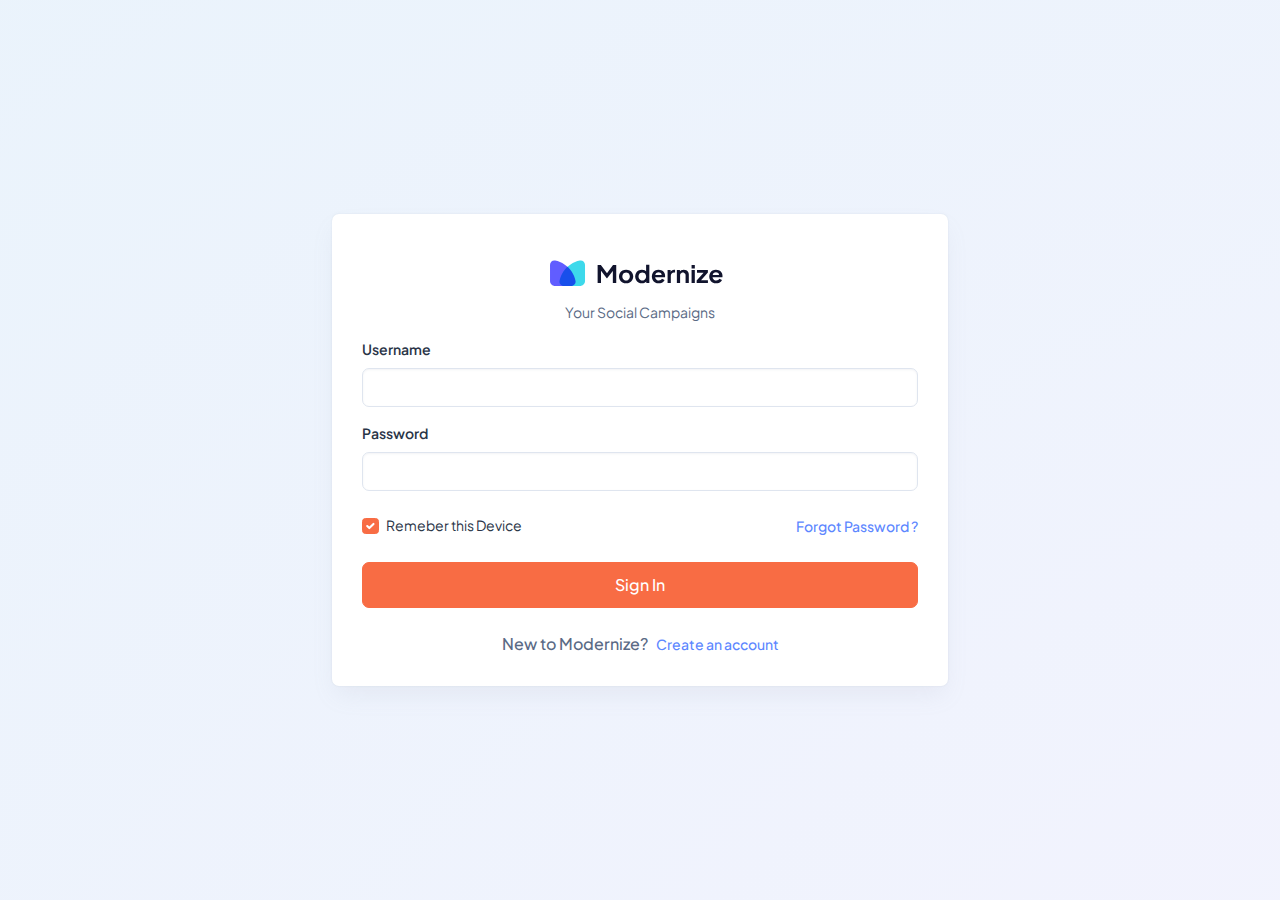
<file: authentication-login.html>
<!doctype html>
<html lang="en">

<head>
  <meta charset="utf-8">
  <meta name="viewport" content="width=device-width, initial-scale=1">
  <title>Modernize Free</title>
  <link rel="shortcut icon" type="image/png" href="../assets/images/logos/favicon.png" />
  <link rel="stylesheet" href="../assets/css/styles.min.css" />
</head>

<body>
  <!--  Body Wrapper -->
  <div class="page-wrapper" id="main-wrapper" data-layout="vertical" data-navbarbg="skin6" data-sidebartype="full"
    data-sidebar-position="fixed" data-header-position="fixed">
    <div
      class="position-relative overflow-hidden radial-gradient min-vh-100 d-flex align-items-center justify-content-center">
      <div class="d-flex align-items-center justify-content-center w-100">
        <div class="row justify-content-center w-100">
          <div class="col-md-8 col-lg-6 col-xxl-3">
            <div class="card mb-0">
              <div class="card-body">
                <a href="./index.html" class="text-nowrap logo-img text-center d-block py-3 w-100">
                  <img src="../assets/images/logos/dark-logo.svg" width="180" alt="">
                </a>
                <p class="text-center">Your Social Campaigns</p>
                <form>
                  <div class="mb-3">
                    <label for="exampleInputEmail1" class="form-label">Username</label>
                    <input type="email" class="form-control" id="exampleInputEmail1" aria-describedby="emailHelp">
                  </div>
                  <div class="mb-4">
                    <label for="exampleInputPassword1" class="form-label">Password</label>
                    <input type="password" class="form-control" id="exampleInputPassword1">
                  </div>
                  <div class="d-flex align-items-center justify-content-between mb-4">
                    <div class="form-check">
                      <input class="form-check-input primary" type="checkbox" value="" id="flexCheckChecked" checked>
                      <label class="form-check-label text-dark" for="flexCheckChecked">
                        Remeber this Device
                      </label>
                    </div>
                    <a class="text-primary fw-bold" href="./index.html">Forgot Password ?</a>
                  </div>
                  <a href="./index.html" class="btn btn-primary w-100 py-8 fs-4 mb-4 rounded-2">Sign In</a>
                  <div class="d-flex align-items-center justify-content-center">
                    <p class="fs-4 mb-0 fw-bold">New to Modernize?</p>
                    <a class="text-primary fw-bold ms-2" href="./authentication-register.html">Create an account</a>
                  </div>
                </form>
              </div>
            </div>
          </div>
        </div>
      </div>
    </div>
  </div>
  <script src="../assets/libs/jquery/dist/jquery.min.js"></script>
  <script src="../assets/libs/bootstrap/dist/js/bootstrap.bundle.min.js"></script>
</body>

</html>
</file>
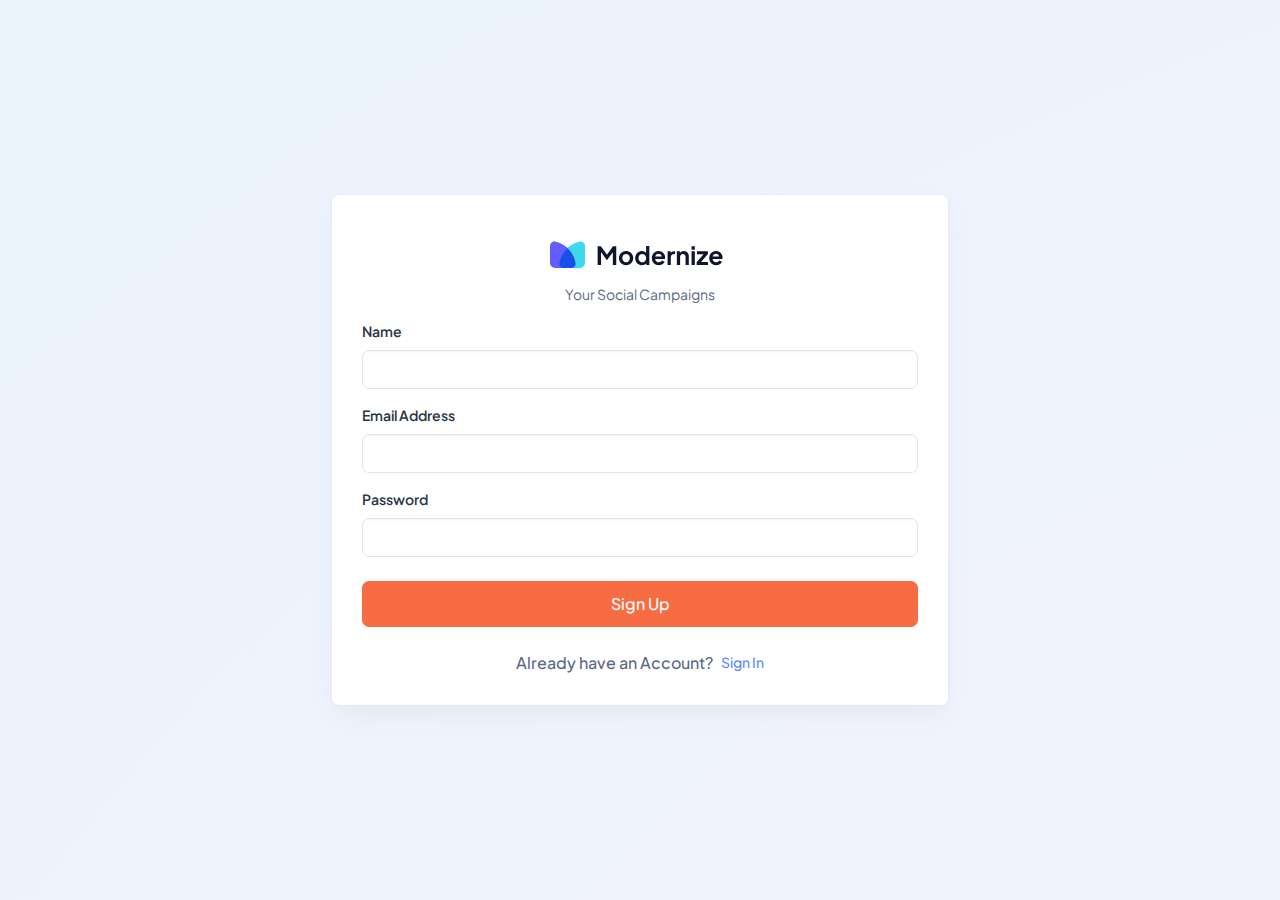
<file: authentication-register.html>
<!doctype html>
<html lang="en">

<head>
  <meta charset="utf-8">
  <meta name="viewport" content="width=device-width, initial-scale=1">
  <title>Modernize Free</title>
  <link rel="shortcut icon" type="image/png" href="../assets/images/logos/favicon.png" />
  <link rel="stylesheet" href="../assets/css/styles.min.css" />
</head>

<body>
  <!--  Body Wrapper -->
  <div class="page-wrapper" id="main-wrapper" data-layout="vertical" data-navbarbg="skin6" data-sidebartype="full"
    data-sidebar-position="fixed" data-header-position="fixed">
    <div
      class="position-relative overflow-hidden radial-gradient min-vh-100 d-flex align-items-center justify-content-center">
      <div class="d-flex align-items-center justify-content-center w-100">
        <div class="row justify-content-center w-100">
          <div class="col-md-8 col-lg-6 col-xxl-3">
            <div class="card mb-0">
              <div class="card-body">
                <a href="./index.html" class="text-nowrap logo-img text-center d-block py-3 w-100">
                  <img src="../assets/images/logos/dark-logo.svg" width="180" alt="">
                </a>
                <p class="text-center">Your Social Campaigns</p>
                <form>
                  <div class="mb-3">
                    <label for="exampleInputtext1" class="form-label">Name</label>
                    <input type="text" class="form-control" id="exampleInputtext1" aria-describedby="textHelp">
                  </div>
                  <div class="mb-3">
                    <label for="exampleInputEmail1" class="form-label">Email Address</label>
                    <input type="email" class="form-control" id="exampleInputEmail1" aria-describedby="emailHelp">
                  </div>
                  <div class="mb-4">
                    <label for="exampleInputPassword1" class="form-label">Password</label>
                    <input type="password" class="form-control" id="exampleInputPassword1">
                  </div>
                  <a href="./index.html" class="btn btn-primary w-100 py-8 fs-4 mb-4 rounded-2">Sign Up</a>
                  <div class="d-flex align-items-center justify-content-center">
                    <p class="fs-4 mb-0 fw-bold">Already have an Account?</p>
                    <a class="text-primary fw-bold ms-2" href="./authentication-login.html">Sign In</a>
                  </div>
                </form>
              </div>
            </div>
          </div>
        </div>
      </div>
    </div>
  </div>
  <script src="../assets/libs/jquery/dist/jquery.min.js"></script>
  <script src="../assets/libs/bootstrap/dist/js/bootstrap.bundle.min.js"></script>
</body>

</html>
</file>
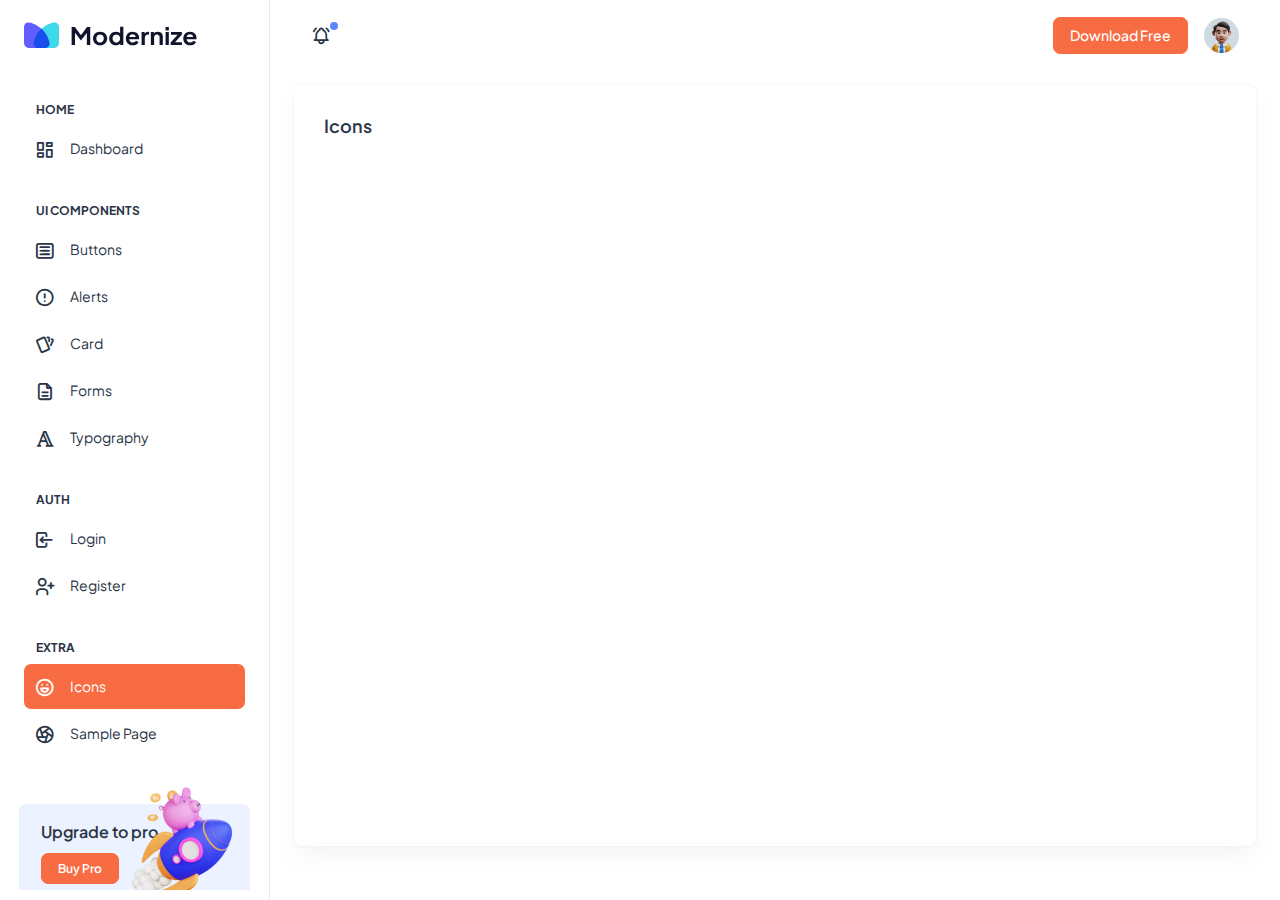
<file: icon-tabler.html>
<!doctype html>
<html lang="en">

<head>
  <meta charset="utf-8">
  <meta name="viewport" content="width=device-width, initial-scale=1">
  <title>Modernize Free</title>
  <link rel="shortcut icon" type="image/png" href="../assets/images/logos/favicon.png" />
  <link rel="stylesheet" href="../assets/css/styles.min.css" />
</head>

<body>
  <!--  Body Wrapper -->
  <div class="page-wrapper" id="main-wrapper" data-layout="vertical" data-navbarbg="skin6" data-sidebartype="full"
    data-sidebar-position="fixed" data-header-position="fixed">
    <!-- Sidebar Start -->
    <aside class="left-sidebar">
      <!-- Sidebar scroll-->
      <div>
        <div class="brand-logo d-flex align-items-center justify-content-between">
          <a href="./index.html" class="text-nowrap logo-img">
            <img src="../assets/images/logos/dark-logo.svg" width="180" alt="" />
          </a>
          <div class="close-btn d-xl-none d-block sidebartoggler cursor-pointer" id="sidebarCollapse">
            <i class="ti ti-x fs-8"></i>
          </div>
        </div>
        <!-- Sidebar navigation-->
        <nav class="sidebar-nav scroll-sidebar" data-simplebar="">
          <ul id="sidebarnav">
            <li class="nav-small-cap">
              <i class="ti ti-dots nav-small-cap-icon fs-4"></i>
              <span class="hide-menu">Home</span>
            </li>
            <li class="sidebar-item">
              <a class="sidebar-link" href="./index.html" aria-expanded="false">
                <span>
                  <i class="ti ti-layout-dashboard"></i>
                </span>
                <span class="hide-menu">Dashboard</span>
              </a>
            </li>
            <li class="nav-small-cap">
              <i class="ti ti-dots nav-small-cap-icon fs-4"></i>
              <span class="hide-menu">UI COMPONENTS</span>
            </li>
            <li class="sidebar-item">
              <a class="sidebar-link" href="./ui-buttons.html" aria-expanded="false">
                <span>
                  <i class="ti ti-article"></i>
                </span>
                <span class="hide-menu">Buttons</span>
              </a>
            </li>
            <li class="sidebar-item">
              <a class="sidebar-link" href="./ui-alerts.html" aria-expanded="false">
                <span>
                  <i class="ti ti-alert-circle"></i>
                </span>
                <span class="hide-menu">Alerts</span>
              </a>
            </li>
            <li class="sidebar-item">
              <a class="sidebar-link" href="./ui-card.html" aria-expanded="false">
                <span>
                  <i class="ti ti-cards"></i>
                </span>
                <span class="hide-menu">Card</span>
              </a>
            </li>
            <li class="sidebar-item">
              <a class="sidebar-link" href="./ui-forms.html" aria-expanded="false">
                <span>
                  <i class="ti ti-file-description"></i>
                </span>
                <span class="hide-menu">Forms</span>
              </a>
            </li>
            <li class="sidebar-item">
              <a class="sidebar-link" href="./ui-typography.html" aria-expanded="false">
                <span>
                  <i class="ti ti-typography"></i>
                </span>
                <span class="hide-menu">Typography</span>
              </a>
            </li>
            <li class="nav-small-cap">
              <i class="ti ti-dots nav-small-cap-icon fs-4"></i>
              <span class="hide-menu">AUTH</span>
            </li>
            <li class="sidebar-item">
              <a class="sidebar-link" href="./authentication-login.html" aria-expanded="false">
                <span>
                  <i class="ti ti-login"></i>
                </span>
                <span class="hide-menu">Login</span>
              </a>
            </li>
            <li class="sidebar-item">
              <a class="sidebar-link" href="./authentication-register.html" aria-expanded="false">
                <span>
                  <i class="ti ti-user-plus"></i>
                </span>
                <span class="hide-menu">Register</span>
              </a>
            </li>
            <li class="nav-small-cap">
              <i class="ti ti-dots nav-small-cap-icon fs-4"></i>
              <span class="hide-menu">EXTRA</span>
            </li>
            <li class="sidebar-item">
              <a class="sidebar-link" href="./icon-tabler.html" aria-expanded="false">
                <span>
                  <i class="ti ti-mood-happy"></i>
                </span>
                <span class="hide-menu">Icons</span>
              </a>
            </li>
            <li class="sidebar-item">
              <a class="sidebar-link" href="./sample-page.html" aria-expanded="false">
                <span>
                  <i class="ti ti-aperture"></i>
                </span>
                <span class="hide-menu">Sample Page</span>
              </a>
            </li>
          </ul>
          <div class="unlimited-access hide-menu bg-light-primary position-relative mb-7 mt-5 rounded">
            <div class="d-flex">
              <div class="unlimited-access-title me-3">
                <h6 class="fw-semibold fs-4 mb-6 text-dark w-85">Upgrade to pro</h6>
                <a href="https://adminmart.com/product/modernize-bootstrap-5-admin-template/" target="_blank" class="btn btn-primary fs-2 fw-semibold lh-sm">Buy Pro</a>
              </div>
              <div class="unlimited-access-img">
                <img src="../assets/images/backgrounds/rocket.png" alt="" class="img-fluid">
              </div>
            </div>
          </div>
        </nav>
        <!-- End Sidebar navigation -->
      </div>
      <!-- End Sidebar scroll-->
    </aside>
    <!--  Sidebar End -->
    <!--  Main wrapper -->
    <div class="body-wrapper">
      <!--  Header Start -->
      <header class="app-header">
        <nav class="navbar navbar-expand-lg navbar-light">
          <ul class="navbar-nav">
            <li class="nav-item d-block d-xl-none">
              <a class="nav-link sidebartoggler nav-icon-hover" id="headerCollapse" href="javascript:void(0)">
                <i class="ti ti-menu-2"></i>
              </a>
            </li>
            <li class="nav-item">
              <a class="nav-link nav-icon-hover" href="javascript:void(0)">
                <i class="ti ti-bell-ringing"></i>
                <div class="notification bg-primary rounded-circle"></div>
              </a>
            </li>
          </ul>
          <div class="navbar-collapse justify-content-end px-0" id="navbarNav">
            <ul class="navbar-nav flex-row ms-auto align-items-center justify-content-end">
              <a href="https://adminmart.com/product/modernize-free-bootstrap-admin-dashboard/" target="_blank" class="btn btn-primary">Download Free</a>
              <li class="nav-item dropdown">
                <a class="nav-link nav-icon-hover" href="javascript:void(0)" id="drop2" data-bs-toggle="dropdown"
                  aria-expanded="false">
                  <img src="../assets/images/profile/user-1.jpg" alt="" width="35" height="35" class="rounded-circle">
                </a>
                <div class="dropdown-menu dropdown-menu-end dropdown-menu-animate-up" aria-labelledby="drop2">
                  <div class="message-body">
                    <a href="javascript:void(0)" class="d-flex align-items-center gap-2 dropdown-item">
                      <i class="ti ti-user fs-6"></i>
                      <p class="mb-0 fs-3">My Profile</p>
                    </a>
                    <a href="javascript:void(0)" class="d-flex align-items-center gap-2 dropdown-item">
                      <i class="ti ti-mail fs-6"></i>
                      <p class="mb-0 fs-3">My Account</p>
                    </a>
                    <a href="javascript:void(0)" class="d-flex align-items-center gap-2 dropdown-item">
                      <i class="ti ti-list-check fs-6"></i>
                      <p class="mb-0 fs-3">My Task</p>
                    </a>
                    <a href="./authentication-login.html" class="btn btn-outline-primary mx-3 mt-2 d-block">Logout</a>
                  </div>
                </div>
              </li>
            </ul>
          </div>
        </nav>
      </header>
      <!--  Header End -->
      <div class="container-fluid">
        <div class="card w-100 h-100 position-relative overflow-hidden">
          <div class="card-body">
            <h5 class="card-title fw-semibold mb-4">Icons</h5>
            <iframe src="https://tabler-icons.io/" frameborder="0" style="height: calc(100vh - 250px); width: 100%;"
              data-simplebar=""></iframe>
          </div>
        </div>
      </div>
    </div>
  </div>
  <script src="../assets/libs/jquery/dist/jquery.min.js"></script>
  <script src="../assets/libs/bootstrap/dist/js/bootstrap.bundle.min.js"></script>
  <script src="../assets/js/sidebarmenu.js"></script>
  <script src="../assets/js/app.min.js"></script>
  <script src="../assets/libs/simplebar/dist/simplebar.js"></script>
</body>

</html>
</file>
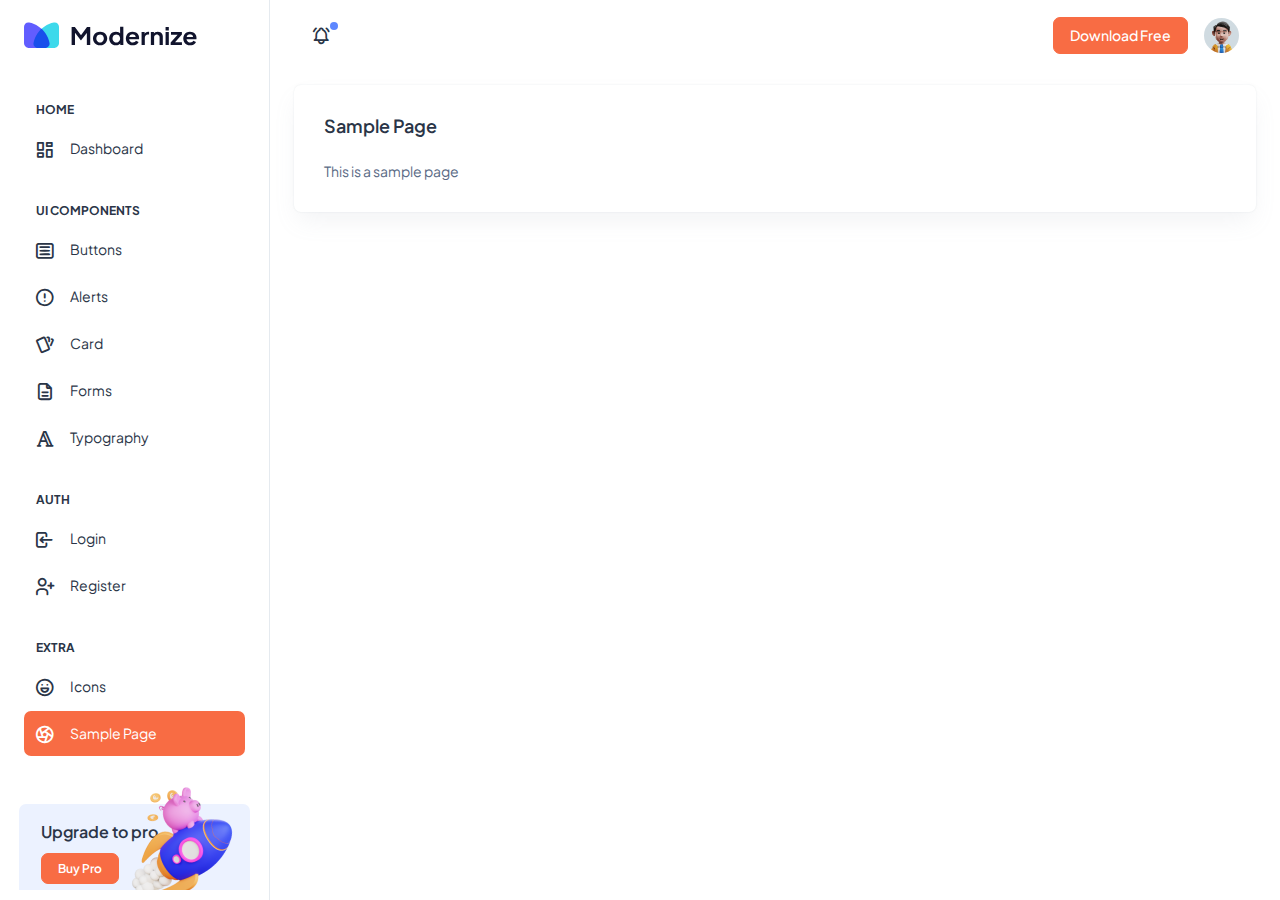
<file: sample-page.html>
<!doctype html>
<html lang="en">

<head>
  <meta charset="utf-8">
  <meta name="viewport" content="width=device-width, initial-scale=1">
  <title>Modernize Free</title>
  <link rel="shortcut icon" type="image/png" href="../assets/images/logos/favicon.png" />
  <link rel="stylesheet" href="../assets/css/styles.min.css" />
</head>

<body>
  <!--  Body Wrapper -->
  <div class="page-wrapper" id="main-wrapper" data-layout="vertical" data-navbarbg="skin6" data-sidebartype="full"
    data-sidebar-position="fixed" data-header-position="fixed">
    <!-- Sidebar Start -->
    <aside class="left-sidebar">
      <!-- Sidebar scroll-->
      <div>
        <div class="brand-logo d-flex align-items-center justify-content-between">
          <a href="./index.html" class="text-nowrap logo-img">
            <img src="../assets/images/logos/dark-logo.svg" width="180" alt="" />
          </a>
          <div class="close-btn d-xl-none d-block sidebartoggler cursor-pointer" id="sidebarCollapse">
            <i class="ti ti-x fs-8"></i>
          </div>
        </div>
        <!-- Sidebar navigation-->
        <nav class="sidebar-nav scroll-sidebar" data-simplebar="">
          <ul id="sidebarnav">
            <li class="nav-small-cap">
              <i class="ti ti-dots nav-small-cap-icon fs-4"></i>
              <span class="hide-menu">Home</span>
            </li>
            <li class="sidebar-item">
              <a class="sidebar-link" href="./index.html" aria-expanded="false">
                <span>
                  <i class="ti ti-layout-dashboard"></i>
                </span>
                <span class="hide-menu">Dashboard</span>
              </a>
            </li>
            <li class="nav-small-cap">
              <i class="ti ti-dots nav-small-cap-icon fs-4"></i>
              <span class="hide-menu">UI COMPONENTS</span>
            </li>
            <li class="sidebar-item">
              <a class="sidebar-link" href="./ui-buttons.html" aria-expanded="false">
                <span>
                  <i class="ti ti-article"></i>
                </span>
                <span class="hide-menu">Buttons</span>
              </a>
            </li>
            <li class="sidebar-item">
              <a class="sidebar-link" href="./ui-alerts.html" aria-expanded="false">
                <span>
                  <i class="ti ti-alert-circle"></i>
                </span>
                <span class="hide-menu">Alerts</span>
              </a>
            </li>
            <li class="sidebar-item">
              <a class="sidebar-link" href="./ui-card.html" aria-expanded="false">
                <span>
                  <i class="ti ti-cards"></i>
                </span>
                <span class="hide-menu">Card</span>
              </a>
            </li>
            <li class="sidebar-item">
              <a class="sidebar-link" href="./ui-forms.html" aria-expanded="false">
                <span>
                  <i class="ti ti-file-description"></i>
                </span>
                <span class="hide-menu">Forms</span>
              </a>
            </li>
            <li class="sidebar-item">
              <a class="sidebar-link" href="./ui-typography.html" aria-expanded="false">
                <span>
                  <i class="ti ti-typography"></i>
                </span>
                <span class="hide-menu">Typography</span>
              </a>
            </li>
            <li class="nav-small-cap">
              <i class="ti ti-dots nav-small-cap-icon fs-4"></i>
              <span class="hide-menu">AUTH</span>
            </li>
            <li class="sidebar-item">
              <a class="sidebar-link" href="./authentication-login.html" aria-expanded="false">
                <span>
                  <i class="ti ti-login"></i>
                </span>
                <span class="hide-menu">Login</span>
              </a>
            </li>
            <li class="sidebar-item">
              <a class="sidebar-link" href="./authentication-register.html" aria-expanded="false">
                <span>
                  <i class="ti ti-user-plus"></i>
                </span>
                <span class="hide-menu">Register</span>
              </a>
            </li>
            <li class="nav-small-cap">
              <i class="ti ti-dots nav-small-cap-icon fs-4"></i>
              <span class="hide-menu">EXTRA</span>
            </li>
            <li class="sidebar-item">
              <a class="sidebar-link" href="./icon-tabler.html" aria-expanded="false">
                <span>
                  <i class="ti ti-mood-happy"></i>
                </span>
                <span class="hide-menu">Icons</span>
              </a>
            </li>
            <li class="sidebar-item">
              <a class="sidebar-link" href="./sample-page.html" aria-expanded="false">
                <span>
                  <i class="ti ti-aperture"></i>
                </span>
                <span class="hide-menu">Sample Page</span>
              </a>
            </li>
          </ul>
          <div class="unlimited-access hide-menu bg-light-primary position-relative mb-7 mt-5 rounded">
            <div class="d-flex">
              <div class="unlimited-access-title me-3">
                <h6 class="fw-semibold fs-4 mb-6 text-dark w-85">Upgrade to pro</h6>
                <a href="https://adminmart.com/product/modernize-bootstrap-5-admin-template/" target="_blank" class="btn btn-primary fs-2 fw-semibold lh-sm">Buy Pro</a>
              </div>
              <div class="unlimited-access-img">
                <img src="../assets/images/backgrounds/rocket.png" alt="" class="img-fluid">
              </div>
            </div>
          </div>
        </nav>
        <!-- End Sidebar navigation -->
      </div>
      <!-- End Sidebar scroll-->
    </aside>
    <!--  Sidebar End -->
    <!--  Main wrapper -->
    <div class="body-wrapper">
      <!--  Header Start -->
      <header class="app-header">
        <nav class="navbar navbar-expand-lg navbar-light">
          <ul class="navbar-nav">
            <li class="nav-item d-block d-xl-none">
              <a class="nav-link sidebartoggler nav-icon-hover" id="headerCollapse" href="javascript:void(0)">
                <i class="ti ti-menu-2"></i>
              </a>
            </li>
            <li class="nav-item">
              <a class="nav-link nav-icon-hover" href="javascript:void(0)">
                <i class="ti ti-bell-ringing"></i>
                <div class="notification bg-primary rounded-circle"></div>
              </a>
            </li>
          </ul>
          <div class="navbar-collapse justify-content-end px-0" id="navbarNav">
            <ul class="navbar-nav flex-row ms-auto align-items-center justify-content-end">
              <a href="https://adminmart.com/product/modernize-free-bootstrap-admin-dashboard/" target="_blank" class="btn btn-primary">Download Free</a>
              <li class="nav-item dropdown">
                <a class="nav-link nav-icon-hover" href="javascript:void(0)" id="drop2" data-bs-toggle="dropdown"
                  aria-expanded="false">
                  <img src="../assets/images/profile/user-1.jpg" alt="" width="35" height="35" class="rounded-circle">
                </a>
                <div class="dropdown-menu dropdown-menu-end dropdown-menu-animate-up" aria-labelledby="drop2">
                  <div class="message-body">
                    <a href="javascript:void(0)" class="d-flex align-items-center gap-2 dropdown-item">
                      <i class="ti ti-user fs-6"></i>
                      <p class="mb-0 fs-3">My Profile</p>
                    </a>
                    <a href="javascript:void(0)" class="d-flex align-items-center gap-2 dropdown-item">
                      <i class="ti ti-mail fs-6"></i>
                      <p class="mb-0 fs-3">My Account</p>
                    </a>
                    <a href="javascript:void(0)" class="d-flex align-items-center gap-2 dropdown-item">
                      <i class="ti ti-list-check fs-6"></i>
                      <p class="mb-0 fs-3">My Task</p>
                    </a>
                    <a href="./authentication-login.html" class="btn btn-outline-primary mx-3 mt-2 d-block">Logout</a>
                  </div>
                </div>
              </li>
            </ul>
          </div>
        </nav>
      </header>
      <!--  Header End -->
      <div class="container-fluid">
        <div class="card">
          <div class="card-body">
            <h5 class="card-title fw-semibold mb-4">Sample Page</h5>
            <p class="mb-0">This is a sample page </p>
          </div>
        </div>
      </div>
    </div>
  </div>
  <script src="../assets/libs/jquery/dist/jquery.min.js"></script>
  <script src="../assets/libs/bootstrap/dist/js/bootstrap.bundle.min.js"></script>
  <script src="../assets/js/sidebarmenu.js"></script>
  <script src="../assets/js/app.min.js"></script>
  <script src="../assets/libs/simplebar/dist/simplebar.js"></script>
</body>

</html>
</file>
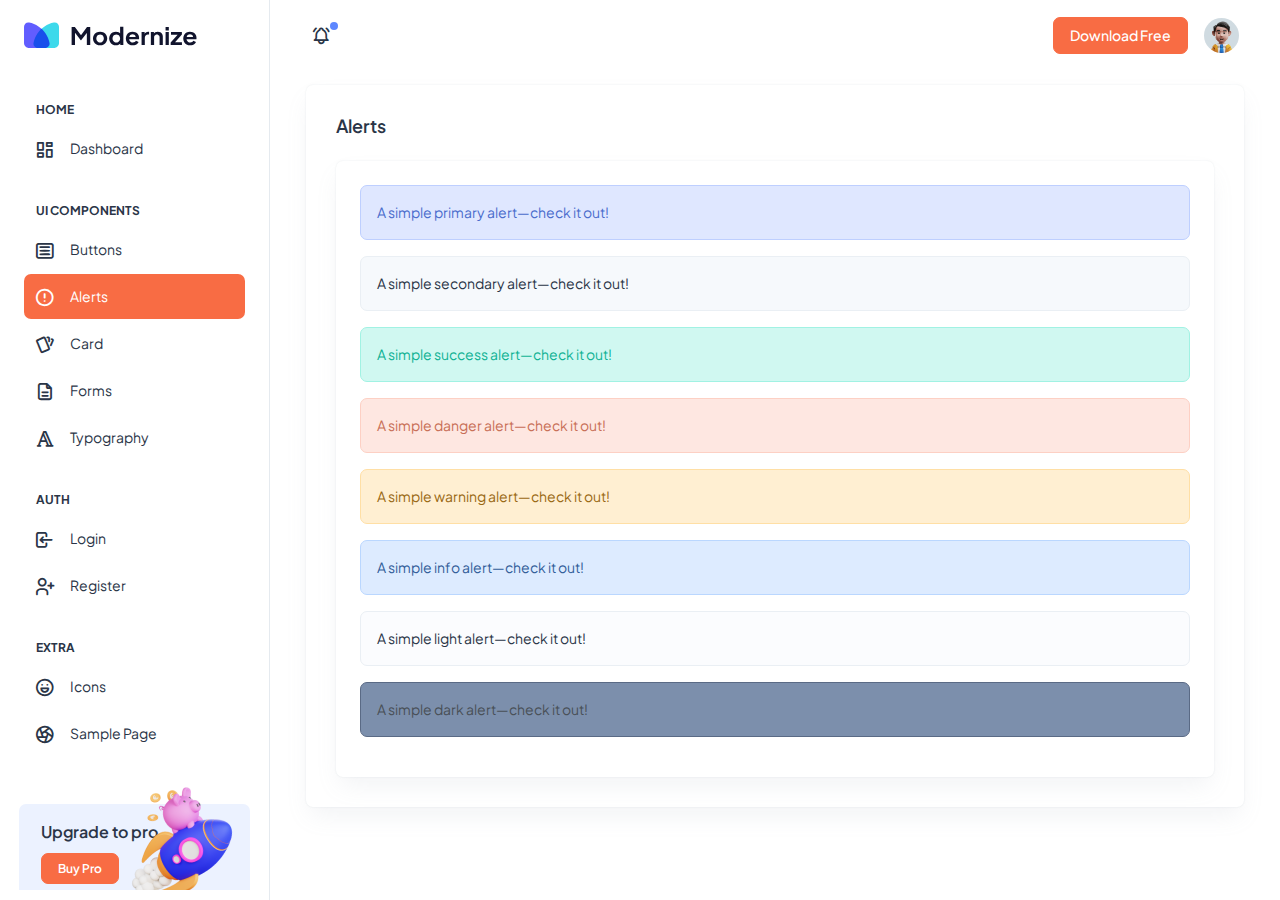
<file: ui-alerts.html>
<!doctype html>
<html lang="en">

<head>
  <meta charset="utf-8">
  <meta name="viewport" content="width=device-width, initial-scale=1">
  <title>Modernize Free</title>
  <link rel="shortcut icon" type="image/png" href="../assets/images/logos/favicon.png" />
  <link rel="stylesheet" href="../assets/css/styles.min.css" />
</head>

<body>
  <!--  Body Wrapper -->
  <div class="page-wrapper" id="main-wrapper" data-layout="vertical" data-navbarbg="skin6" data-sidebartype="full"
    data-sidebar-position="fixed" data-header-position="fixed">
    <!-- Sidebar Start -->
    <aside class="left-sidebar">
      <!-- Sidebar scroll-->
      <div>
        <div class="brand-logo d-flex align-items-center justify-content-between">
          <a href="./index.html" class="text-nowrap logo-img">
            <img src="../assets/images/logos/dark-logo.svg" width="180" alt="" />
          </a>
          <div class="close-btn d-xl-none d-block sidebartoggler cursor-pointer" id="sidebarCollapse">
            <i class="ti ti-x fs-8"></i>
          </div>
        </div>
        <!-- Sidebar navigation-->
        <nav class="sidebar-nav scroll-sidebar" data-simplebar="">
          <ul id="sidebarnav">
            <li class="nav-small-cap">
              <i class="ti ti-dots nav-small-cap-icon fs-4"></i>
              <span class="hide-menu">Home</span>
            </li>
            <li class="sidebar-item">
              <a class="sidebar-link" href="./index.html" aria-expanded="false">
                <span>
                  <i class="ti ti-layout-dashboard"></i>
                </span>
                <span class="hide-menu">Dashboard</span>
              </a>
            </li>
            <li class="nav-small-cap">
              <i class="ti ti-dots nav-small-cap-icon fs-4"></i>
              <span class="hide-menu">UI COMPONENTS</span>
            </li>
            <li class="sidebar-item">
              <a class="sidebar-link" href="./ui-buttons.html" aria-expanded="false">
                <span>
                  <i class="ti ti-article"></i>
                </span>
                <span class="hide-menu">Buttons</span>
              </a>
            </li>
            <li class="sidebar-item">
              <a class="sidebar-link" href="./ui-alerts.html" aria-expanded="false">
                <span>
                  <i class="ti ti-alert-circle"></i>
                </span>
                <span class="hide-menu">Alerts</span>
              </a>
            </li>
            <li class="sidebar-item">
              <a class="sidebar-link" href="./ui-card.html" aria-expanded="false">
                <span>
                  <i class="ti ti-cards"></i>
                </span>
                <span class="hide-menu">Card</span>
              </a>
            </li>
            <li class="sidebar-item">
              <a class="sidebar-link" href="./ui-forms.html" aria-expanded="false">
                <span>
                  <i class="ti ti-file-description"></i>
                </span>
                <span class="hide-menu">Forms</span>
              </a>
            </li>
            <li class="sidebar-item">
              <a class="sidebar-link" href="./ui-typography.html" aria-expanded="false">
                <span>
                  <i class="ti ti-typography"></i>
                </span>
                <span class="hide-menu">Typography</span>
              </a>
            </li>
            <li class="nav-small-cap">
              <i class="ti ti-dots nav-small-cap-icon fs-4"></i>
              <span class="hide-menu">AUTH</span>
            </li>
            <li class="sidebar-item">
              <a class="sidebar-link" href="./authentication-login.html" aria-expanded="false">
                <span>
                  <i class="ti ti-login"></i>
                </span>
                <span class="hide-menu">Login</span>
              </a>
            </li>
            <li class="sidebar-item">
              <a class="sidebar-link" href="./authentication-register.html" aria-expanded="false">
                <span>
                  <i class="ti ti-user-plus"></i>
                </span>
                <span class="hide-menu">Register</span>
              </a>
            </li>
            <li class="nav-small-cap">
              <i class="ti ti-dots nav-small-cap-icon fs-4"></i>
              <span class="hide-menu">EXTRA</span>
            </li>
            <li class="sidebar-item">
              <a class="sidebar-link" href="./icon-tabler.html" aria-expanded="false">
                <span>
                  <i class="ti ti-mood-happy"></i>
                </span>
                <span class="hide-menu">Icons</span>
              </a>
            </li>
            <li class="sidebar-item">
              <a class="sidebar-link" href="./sample-page.html" aria-expanded="false">
                <span>
                  <i class="ti ti-aperture"></i>
                </span>
                <span class="hide-menu">Sample Page</span>
              </a>
            </li>
          </ul>
          <div class="unlimited-access hide-menu bg-light-primary position-relative mb-7 mt-5 rounded">
            <div class="d-flex">
              <div class="unlimited-access-title me-3">
                <h6 class="fw-semibold fs-4 mb-6 text-dark w-85">Upgrade to pro</h6>
                <a href="https://adminmart.com/product/modernize-bootstrap-5-admin-template/" target="_blank" class="btn btn-primary fs-2 fw-semibold lh-sm">Buy Pro</a>
              </div>
              <div class="unlimited-access-img">
                <img src="../assets/images/backgrounds/rocket.png" alt="" class="img-fluid">
              </div>
            </div>
          </div>
        </nav>
        <!-- End Sidebar navigation -->
      </div>
      <!-- End Sidebar scroll-->
    </aside>
    <!--  Sidebar End -->
    <!--  Main wrapper -->
    <div class="body-wrapper">
      <!--  Header Start -->
      <header class="app-header">
        <nav class="navbar navbar-expand-lg navbar-light">
          <ul class="navbar-nav">
            <li class="nav-item d-block d-xl-none">
              <a class="nav-link sidebartoggler nav-icon-hover" id="headerCollapse" href="javascript:void(0)">
                <i class="ti ti-menu-2"></i>
              </a>
            </li>
            <li class="nav-item">
              <a class="nav-link nav-icon-hover" href="javascript:void(0)">
                <i class="ti ti-bell-ringing"></i>
                <div class="notification bg-primary rounded-circle"></div>
              </a>
            </li>
          </ul>
          <div class="navbar-collapse justify-content-end px-0" id="navbarNav">
            <ul class="navbar-nav flex-row ms-auto align-items-center justify-content-end">
              <a href="https://adminmart.com/product/modernize-free-bootstrap-admin-dashboard/" target="_blank" class="btn btn-primary">Download Free</a>
              <li class="nav-item dropdown">
                <a class="nav-link nav-icon-hover" href="javascript:void(0)" id="drop2" data-bs-toggle="dropdown"
                  aria-expanded="false">
                  <img src="../assets/images/profile/user-1.jpg" alt="" width="35" height="35" class="rounded-circle">
                </a>
                <div class="dropdown-menu dropdown-menu-end dropdown-menu-animate-up" aria-labelledby="drop2">
                  <div class="message-body">
                    <a href="javascript:void(0)" class="d-flex align-items-center gap-2 dropdown-item">
                      <i class="ti ti-user fs-6"></i>
                      <p class="mb-0 fs-3">My Profile</p>
                    </a>
                    <a href="javascript:void(0)" class="d-flex align-items-center gap-2 dropdown-item">
                      <i class="ti ti-mail fs-6"></i>
                      <p class="mb-0 fs-3">My Account</p>
                    </a>
                    <a href="javascript:void(0)" class="d-flex align-items-center gap-2 dropdown-item">
                      <i class="ti ti-list-check fs-6"></i>
                      <p class="mb-0 fs-3">My Task</p>
                    </a>
                    <a href="./authentication-login.html" class="btn btn-outline-primary mx-3 mt-2 d-block">Logout</a>
                  </div>
                </div>
              </li>
            </ul>
          </div>
        </nav>
      </header>
      <!--  Header End -->
      <div class="container-fluid">
        <div class="container-fluid">
          <div class="card">
            <div class="card-body">
              <h5 class="card-title fw-semibold mb-4">Alerts</h5>
              <div class="card mb-0">
                <div class="card-body p-4">
                  <div class="alert alert-primary" role="alert">
                    A simple primary alert—check it out!
                  </div>
                  <div class="alert alert-secondary" role="alert">
                    A simple secondary alert—check it out!
                  </div>
                  <div class="alert alert-success" role="alert">
                    A simple success alert—check it out!
                  </div>
                  <div class="alert alert-danger" role="alert">
                    A simple danger alert—check it out!
                  </div>
                  <div class="alert alert-warning" role="alert">
                    A simple warning alert—check it out!
                  </div>
                  <div class="alert alert-info" role="alert">
                    A simple info alert—check it out!
                  </div>
                  <div class="alert alert-light" role="alert">
                    A simple light alert—check it out!
                  </div>
                  <div class="alert alert-dark" role="alert">
                    A simple dark alert—check it out!
                  </div>
                </div>
              </div>
            </div>
          </div>
        </div>
      </div>
    </div>
  </div>
  <script src="../assets/libs/jquery/dist/jquery.min.js"></script>
  <script src="../assets/libs/bootstrap/dist/js/bootstrap.bundle.min.js"></script>
  <script src="../assets/js/sidebarmenu.js"></script>
  <script src="../assets/js/app.min.js"></script>
  <script src="../assets/libs/simplebar/dist/simplebar.js"></script>
</body>

</html>
</file>
